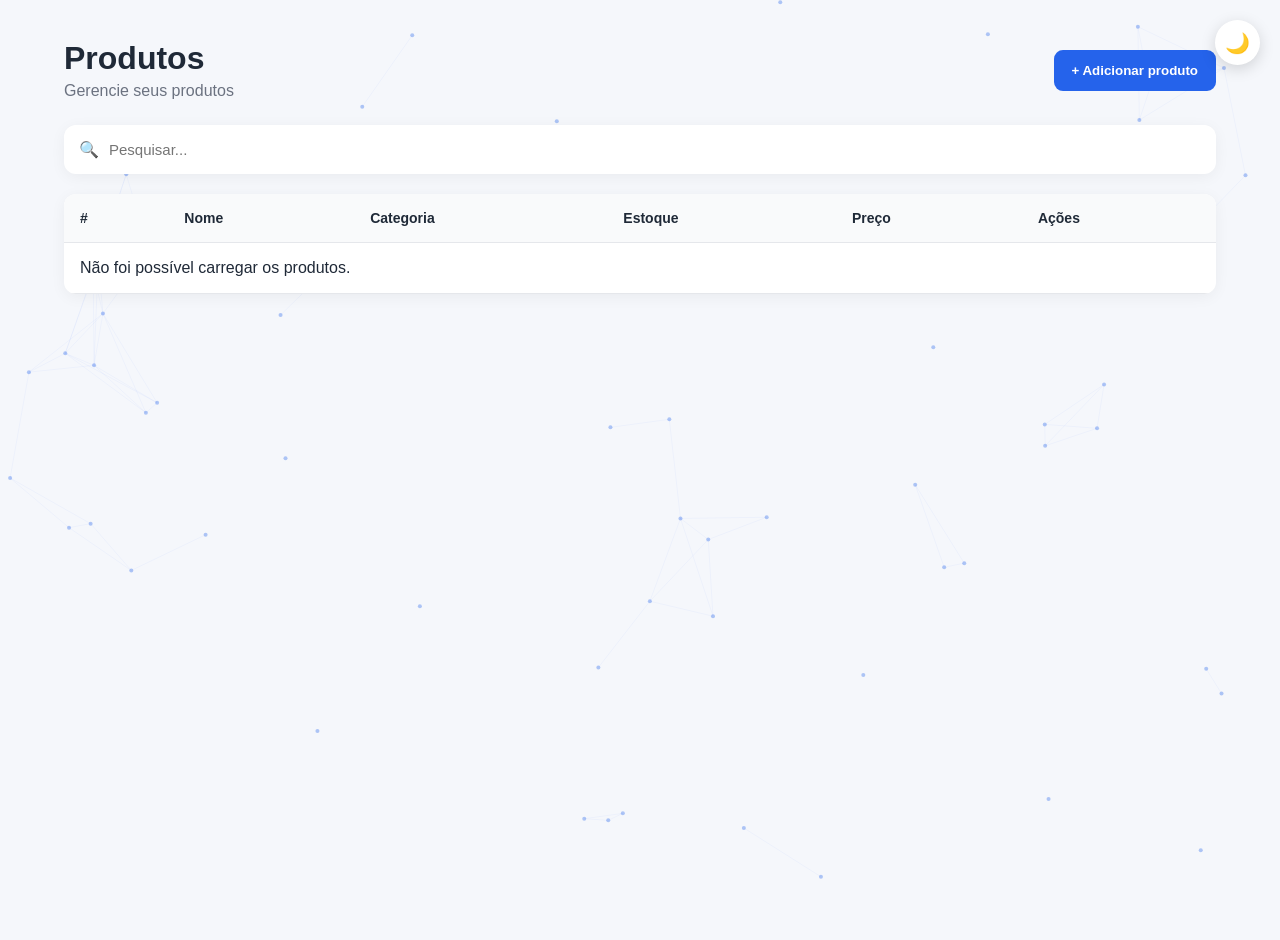
<file: index.html>
<!DOCTYPE html>
<html lang="pt-BR">

<head>
    <meta charset="UTF-8">
    <meta name="viewport" content="width=device-width, initial-scale=1.0">
    <title>Produtos</title>
    <link rel="stylesheet" href="style.css">
</head>

<body>

    <canvas id="canvas"></canvas>

    <main class="container">

        <div class="topo">

            <div>
                <h1>Produtos</h1>
                <p>Gerencie seus produtos</p>
            </div>

            <div class="topo-botoes">

                <button
                    type="button"
                    id="btnTema"
                    class="btn-tema"
                >
                    🌙
                </button>

                <button
                    type="button"
                    id="btnAdicionar"
                    class="btn-adicionar"
                >
                    + Adicionar produto
                </button>

            </div>

        </div>

        <div class="barra">

            <div class="busca">

                🔍

                <input
                    type="text"
                    id="pesquisa"
                    placeholder="Pesquisar..."
                >

            </div>

        </div>

        <div class="tabela-container">

            <table>

                <thead>

                    <tr>
                        <th>#</th>
                        <th>Nome</th>
                        <th>Categoria</th>
                        <th>Estoque</th>
                        <th>Preço</th>
                        <th>Ações</th>
                    </tr>

                </thead>

                <tbody id="listaProdutos"></tbody>

            </table>

        </div>

    </main>

    <div id="modal" class="modal">

        <div class="modal-conteudo">

            <div class="modal-topo">

                <h2 id="tituloModal">
                    Adicionar produto
                </h2>

                <button
                    type="button"
                    id="fecharModal"
                    class="fechar"
                >
                    ×
                </button>

            </div>

            <form id="formProduto">

                <label for="nome">
                    Nome
                </label>

                <input
                    type="text"
                    id="nome"
                    required
                >

                <label for="categoria">
                    Categoria
                </label>

                <input
                    type="text"
                    id="categoria"
                    required
                >

                <label for="preco">
                    Preço
                </label>

                <input
                    type="number"
                    id="preco"
                    step="0.01"
                    min="0"
                    required
                >

                <label class="checkbox">

                    <input
                        type="checkbox"
                        id="estoque"
                    >

                    Produto em estoque

                </label>

                <div class="botoes-form">

                    <button
                        type="button"
                        id="cancelar"
                        class="btn-cancelar"
                    >
                        Cancelar
                    </button>

                    <button
                        type="submit"
                        class="btn-salvar"
                    >
                        Salvar
                    </button>

                </div>

            </form>

        </div>

    </div>

    <div
        id="modalAlteracoes"
        class="modal-alteracoes"
    >

        <div class="caixa-alteracoes">

            <div class="icone-alteracoes">
                !
            </div>

            <h2>
                Alterações não salvas
            </h2>

            <p>
                Você fez alterações neste produto que ainda não foram salvas.
            </p>

            <p>
                Deseja sair sem salvar?
            </p>

            <div class="botoes-alteracoes">

                <button
                    type="button"
                    id="continuarEditando"
                >
                    Continuar editando
                </button>

                <button
                    type="button"
                    id="sairSemSalvar"
                >
                    Sair sem salvar
                </button>

            </div>

        </div>

    </div>

    <div
        id="modalExcluir"
        class="modal-excluir"
    >

        <div class="caixa-excluir">

            <div class="icone-excluir">
                !
            </div>

            <h2>
                Excluir produto?
            </h2>

            <p id="mensagemExcluir">
                Tem certeza que deseja excluir este produto?
            </p>

            <div class="botoes-excluir">

                <button
                    type="button"
                    id="cancelarExclusao"
                >
                    Cancelar
                </button>

                <button
                    type="button"
                    id="confirmarExclusao"
                >
                    Excluir
                </button>

            </div>

        </div>

    </div>

    <div
        id="notificacao"
        class="notificacao"
    >

        <span id="iconeNotificacao">
            ✓
        </span>

        <span id="textoNotificacao">
            Sucesso!
        </span>

        <button
            id="desfazer"
            class="desfazer"
        >
            Desfazer
        </button>

    </div>

    <script src="script.js"></script>

</body>

</html>
</file>
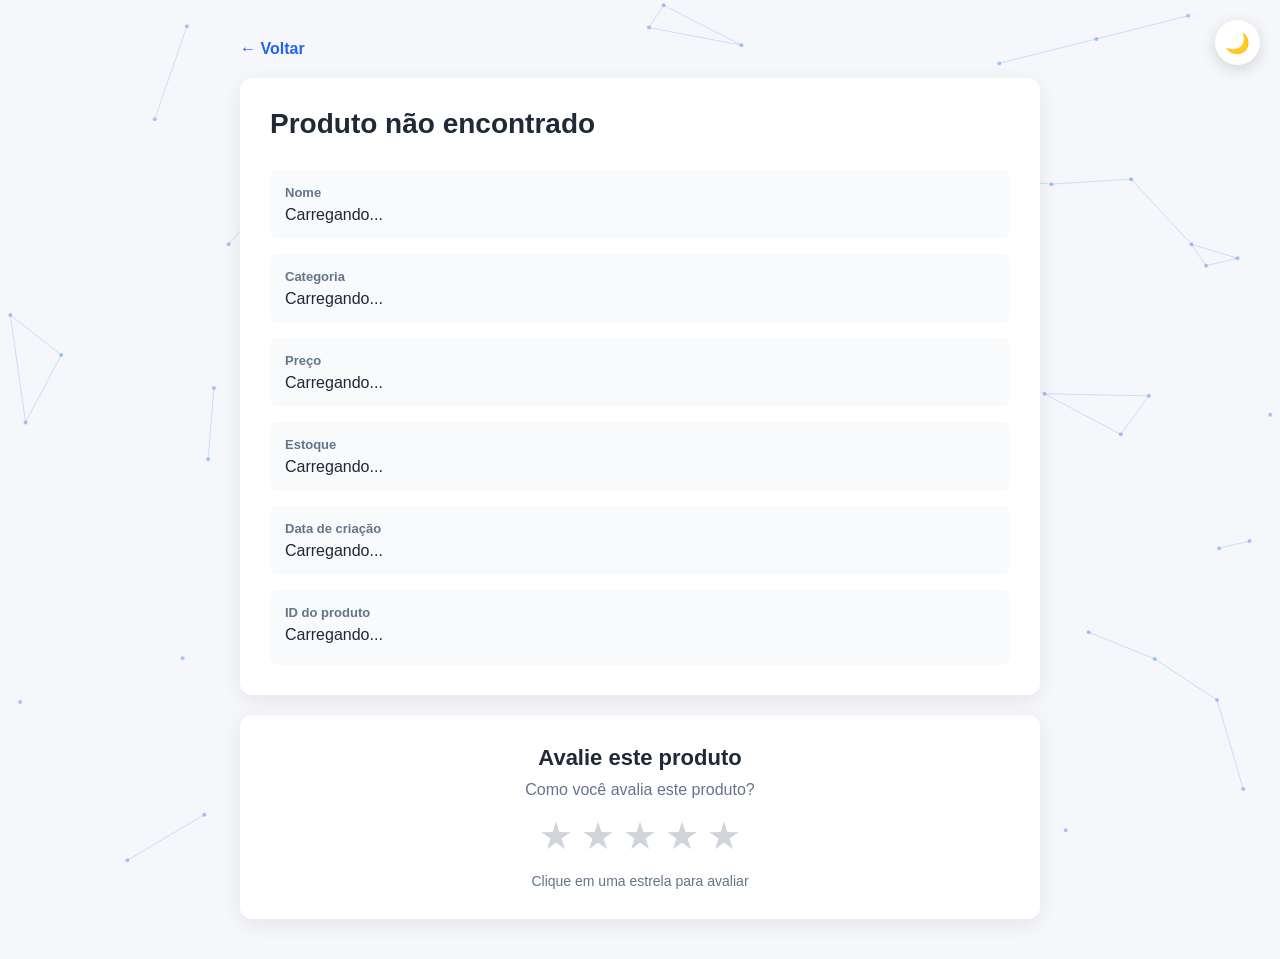
<file: produto-detalhes.html>
<!DOCTYPE html>
<html lang="pt-BR">
<head>
    <meta charset="UTF-8">
    <meta name="viewport" content="width=device-width, initial-scale=1.0">
    <title>Detalhes do Produto</title>
    <link rel="stylesheet" href="produto-detalhes.css">
</head>
<body>

    <canvas id="canvas"></canvas>

    <button id="modoEscuro">🌙</button>

    <div class="container">

        <a href="index.html" class="voltar">← Voltar</a>

        <div class="card">

            <h1 id="nome">Carregando...</h1>

            <div class="informacoes">

                <div class="informacao">
                    <strong>Nome</strong>
                    <span id="nomeProduto">Carregando...</span>
                </div>

                <div class="informacao">
                    <strong>Categoria</strong>
                    <span id="categoria">Carregando...</span>
                </div>

                <div class="informacao">
                    <strong>Preço</strong>
                    <span id="preco">Carregando...</span>
                </div>

                <div class="informacao">
                    <strong>Estoque</strong>
                    <span id="estoque">Carregando...</span>
                </div>

                <div class="informacao">
                    <strong>Data de criação</strong>
                    <span id="dataCriacao">Carregando...</span>
                </div>

                <div class="informacao">

                    <strong>ID do produto</strong>

                    <div class="id-container">
                        <span id="idProduto">Carregando...</span>
                    </div>

                    <small id="mensagemCopiado"></small>

                </div>

            </div>

        </div>

        <div class="avaliacao">

            <h2>Avalie este produto</h2>

            <p>Como você avalia este produto?</p>

            <div class="estrelas">

                <button class="estrela" data-valor="1">★</button>
                <button class="estrela" data-valor="2">★</button>
                <button class="estrela" data-valor="3">★</button>
                <button class="estrela" data-valor="4">★</button>
                <button class="estrela" data-valor="5">★</button>

            </div>

            <p id="mensagemAvaliacao">
                Clique em uma estrela para avaliar
            </p>

        </div>

    </div>

    <script src="produto-detalhes.js"></script>

</body>
</html>
</file>
<file: style.css>
* {
    margin: 0;
    padding: 0;
    box-sizing: border-box;
}

body {
    font-family: Arial, sans-serif;
    background: #f5f7fb;
    color: #1f2937;
    min-height: 100vh;
    transition: 0.3s;
}

body.dark {
    background: #111827;
    color: #f9fafb;
}

#canvas {
    position: fixed;
    inset: 0;
    width: 100%;
    height: 100%;
    pointer-events: none;
    z-index: 0;
}

.container {
    width: 90%;
    max-width: 1200px;
    margin: 40px auto;
    position: relative;
    z-index: 1;
}

.topo {
    display: flex;
    justify-content: space-between;
    align-items: center;
    margin-bottom: 25px;
}

.topo h1 {
    font-size: 32px;
}

.topo p {
    color: #6b7280;
    margin-top: 5px;
}

body.dark .topo p {
    color: #9ca3af;
}

.topo-botoes {
    display: flex;
    gap: 10px;
    align-items: center;
}

.btn-tema {
    position: fixed;
    top: 20px;
    right: 20px;
    z-index: 10;
    border: none;
    background: white;
    color: #111827;
    width: 45px;
    height: 45px;
    border-radius: 50%;
    cursor: pointer;
    font-size: 20px;
    box-shadow: 0 4px 15px rgba(0, 0, 0, 0.15);
    transition: 0.3s;
}

.btn-tema:hover {
    transform: scale(1.1);
}

body.dark .btn-tema {
    background: #374151;
    color: #f9fafb;
}

.btn-adicionar {
    border: none;
    background: #2563eb;
    color: white;
    padding: 13px 18px;
    border-radius: 9px;
    cursor: pointer;
    font-weight: bold;
    transition: all 0.3s ease;
}

.btn-adicionar:hover {
    background: #1d4ed8;
    transform: translateY(-3px);
    box-shadow: 0 8px 18px rgba(37, 99, 235, 0.3);
}

.btn-adicionar:active {
    transform: translateY(0);
    box-shadow: none;
}

.barra {
    background: white;
    padding: 15px;
    border-radius: 12px;
    margin-bottom: 20px;
    box-shadow: 0 3px 15px rgba(0, 0, 0, 0.05);
}

body.dark .barra {
    background: #1f2937;
}

.busca {
    display: flex;
    align-items: center;
    gap: 10px;
}

.busca input {
    width: 100%;
    border: none;
    outline: none;
    font-size: 15px;
    background: transparent;
    color: inherit;
}

.tabela-container {
    background: white;
    border-radius: 12px;
    overflow: hidden;
    box-shadow: 0 3px 15px rgba(0, 0, 0, 0.05);
}

body.dark .tabela-container {
    background: #1f2937;
}

table {
    width: 100%;
    border-collapse: collapse;
}

th,
td {
    padding: 16px;
    text-align: left;
    border-bottom: 1px solid #e5e7eb;
}

body.dark th,
body.dark td {
    border-color: #374151;
}

th {
    background: #f9fafb;
    font-size: 14px;
}

body.dark th {
    background: #374151;
}

tbody tr {
    transition: all 0.25s ease;
}

tbody tr:hover {
    background: #fafafa;
    transform: scale(1.002);
}

body.dark tbody tr:hover {
    background: #273449;
}

.acoes {
    display: flex;
    gap: 6px;
}

.acoes button {
    border: none;
    padding: 7px 10px;
    border-radius: 6px;
    cursor: pointer;
    transition: all 0.25s ease;
}

.acoes button:hover {
    transform: translateY(-3px);
}

.acoes button:active {
    transform: translateY(0);
}

.btn-visualizar {
    background: #e0e7ff;
    transition: all 0.25s ease;
}

.btn-visualizar:hover {
    background: #c7d2fe;
    box-shadow: 0 5px 12px rgba(79, 70, 229, 0.2);
}

.btn-editar {
    background: #dbeafe;
    color: #1d4ed8;
    transition: all 0.25s ease;
}

.btn-editar:hover {
    background: #bfdbfe;
    color: #1e40af;
    box-shadow: 0 5px 12px rgba(37, 99, 235, 0.2);
}

.btn-excluir {
    background: #fee2e2;
    color: #dc2626;
    transition: all 0.25s ease;
}

.btn-excluir:hover {
    background: #fecaca;
    color: #b91c1c;
    box-shadow: 0 5px 12px rgba(220, 38, 38, 0.2);
}

body.dark .btn-visualizar {
    background: #374151;
}

body.dark .btn-editar {
    background: #1e3a5f;
    color: #93c5fd;
}

body.dark .btn-excluir {
    background: #4c1d1d;
    color: #fca5a5;
}

.estoque {
    display: inline-block;
    padding: 5px 9px;
    border-radius: 20px;
    font-size: 13px;
    font-weight: bold;
}

.em-estoque {
    background: #dcfce7;
    color: #15803d;
}

.sem-estoque {
    background: #fee2e2;
    color: #dc2626;
}

.modal {
    display: none;
    position: fixed;
    inset: 0;
    background: rgba(0, 0, 0, 0.5);
    backdrop-filter: blur(4px);
    align-items: center;
    justify-content: center;
    z-index: 1000;
}

.modal-conteudo {
    width: 420px;
    max-width: 90%;
    background: white;
    padding: 25px;
    border-radius: 15px;
    box-shadow: 0 20px 50px rgba(0, 0, 0, 0.2);
    animation: aparecer 0.25s ease;
}

body.dark .modal-conteudo {
    background: #1f2937;
}

.modal-topo {
    display: flex;
    align-items: center;
    justify-content: space-between;
    margin-bottom: 20px;
}

.fechar {
    border: none;
    background: transparent;
    font-size: 28px;
    cursor: pointer;
    color: #6b7280;
    transition: all 0.2s ease;
}

.fechar:hover {
    color: #dc2626;
    transform: rotate(90deg);
}

body.dark .fechar {
    color: #d1d5db;
}

form {
    display: flex;
    flex-direction: column;
    gap: 8px;
}

form label {
    font-weight: bold;
    margin-top: 8px;
}

form input[type="text"],
form input[type="number"] {
    padding: 12px;
    border: 1px solid #d1d5db;
    border-radius: 8px;
    outline: none;
    transition: all 0.2s ease;
}

form input[type="text"]:focus,
form input[type="number"]:focus {
    border-color: #2563eb;
    box-shadow: 0 0 0 3px rgba(37, 99, 235, 0.1);
}

body.dark form input[type="text"],
body.dark form input[type="number"] {
    background: #111827;
    color: white;
    border-color: #4b5563;
}

.checkbox {
    display: flex;
    align-items: center;
    gap: 8px;
    margin: 10px 0;
}

.botoes-form {
    display: flex;
    justify-content: flex-end;
    gap: 10px;
    margin-top: 20px;
}

.botoes-form button {
    padding: 11px 16px;
    border: none;
    border-radius: 8px;
    cursor: pointer;
    font-weight: bold;
    transition: all 0.25s ease;
}

.btn-cancelar {
    background: #e5e7eb;
    color: #374151;
}

.btn-cancelar:hover {
    background: #d1d5db;
    transform: translateY(-2px);
}

.btn-salvar {
    background: #2563eb;
    color: white;
}

.btn-salvar:hover {
    background: #1d4ed8;
    transform: translateY(-2px);
    box-shadow: 0 6px 14px rgba(37, 99, 235, 0.25);
}

.modal-alteracoes {
    display: none;
    position: fixed;
    inset: 0;
    background: rgba(0, 0, 0, 0.55);
    backdrop-filter: blur(5px);
    align-items: center;
    justify-content: center;
    z-index: 2000;
}

.modal-alteracoes.ativo {
    display: flex;
}

.caixa-alteracoes {
    width: 420px;
    max-width: 90%;
    background: white;
    padding: 30px;
    border-radius: 18px;
    text-align: center;
    box-shadow: 0 20px 60px rgba(0, 0, 0, 0.25);
    animation: aparecer 0.2s ease;
}

body.dark .caixa-alteracoes {
    background: #1f2937;
    color: white;
}

.icone-alteracoes {
    width: 60px;
    height: 60px;
    margin: 0 auto 18px;
    border-radius: 50%;
    background: #fef3c7;
    color: #d97706;
    display: flex;
    align-items: center;
    justify-content: center;
    font-size: 30px;
    font-weight: bold;
    animation: pulsar 1.5s infinite;
}

.caixa-alteracoes h2 {
    margin-bottom: 12px;
}

.caixa-alteracoes p {
    color: #6b7280;
    line-height: 1.5;
    margin-bottom: 5px;
}

body.dark .caixa-alteracoes p {
    color: #9ca3af;
}

.botoes-alteracoes {
    display: flex;
    gap: 10px;
    justify-content: center;
    margin-top: 25px;
}

.botoes-alteracoes button {
    border: none;
    padding: 12px 16px;
    border-radius: 9px;
    cursor: pointer;
    font-weight: bold;
    transition: all 0.25s ease;
}

#continuarEditando {
    background: #e5e7eb;
    color: #374151;
}

#continuarEditando:hover {
    background: #d1d5db;
    transform: translateY(-2px);
}

#sairSemSalvar {
    background: #dc2626;
    color: white;
}

#sairSemSalvar:hover {
    background: #b91c1c;
    transform: translateY(-2px);
}

body.dark #continuarEditando {
    background: #374151;
    color: white;
}

.modal-excluir {
    display: none;
    position: fixed;
    inset: 0;
    background: rgba(0, 0, 0, 0.5);
    backdrop-filter: blur(4px);
    align-items: center;
    justify-content: center;
    z-index: 1500;
}

.modal-excluir.ativo {
    display: flex;
}

.caixa-excluir {
    width: 400px;
    max-width: 90%;
    background: white;
    padding: 30px;
    border-radius: 16px;
    text-align: center;
    box-shadow: 0 20px 50px rgba(0, 0, 0, 0.2);
    animation: aparecer 0.25s ease;
}

body.dark .caixa-excluir {
    background: #1f2937;
    color: white;
}

.icone-excluir {
    width: 55px;
    height: 55px;
    margin: 0 auto 15px;
    border-radius: 50%;
    background: #fee2e2;
    color: #dc2626;
    display: flex;
    align-items: center;
    justify-content: center;
    font-size: 28px;
    font-weight: bold;
    animation: pulsar 1.5s infinite;
}

.caixa-excluir p {
    color: #6b7280;
    margin: 12px 0 25px;
}

body.dark .caixa-excluir p {
    color: #9ca3af;
}

.botoes-excluir {
    display: flex;
    justify-content: center;
    gap: 10px;
}

.botoes-excluir button {
    border: none;
    padding: 11px 18px;
    border-radius: 8px;
    cursor: pointer;
    font-weight: bold;
    transition: all 0.25s ease;
}

#cancelarExclusao {
    background: #e5e7eb;
    color: #374151;
}

#cancelarExclusao:hover {
    background: #d1d5db;
    transform: translateY(-2px);
}

#confirmarExclusao {
    background: #dc2626;
    color: white;
}

#confirmarExclusao:hover {
    background: #b91c1c;
    transform: translateY(-2px);
    box-shadow: 0 6px 14px rgba(220, 38, 38, 0.25);
}

.notificacao {
    position: fixed;
    right: 25px;
    bottom: 25px;
    background: #16a34a;
    color: white;
    padding: 14px 18px;
    border-radius: 10px;
    display: flex;
    align-items: center;
    gap: 10px;
    transform: translateY(120px);
    opacity: 0;
    transition: all 0.3s ease;
    z-index: 3000;
    box-shadow: 0 10px 30px rgba(0, 0, 0, 0.2);
}

.notificacao.ativa {
    transform: translateY(0);
    opacity: 1;
}

.desfazer {
    border: none;
    background: transparent;
    color: white;
    font-weight: bold;
    cursor: pointer;
    display: none;
    transition: 0.2s;
}

.desfazer:hover {
    transform: scale(1.05);
}

@keyframes aparecer {

    from {
        opacity: 0;
        transform: scale(0.95) translateY(10px);
    }

    to {
        opacity: 1;
        transform: scale(1) translateY(0);
    }

}

@keyframes pulsar {

    0% {
        transform: scale(1);
    }

    50% {
        transform: scale(1.06);
    }

    100% {
        transform: scale(1);
    }

}

@media (max-width: 700px) {

    .topo {
        flex-direction: column;
        align-items: flex-start;
        gap: 15px;
    }

    .topo-botoes {
        width: 100%;
    }

    .btn-adicionar {
        flex: 1;
    }

    .tabela-container {
        overflow-x: auto;
    }

    table {
        min-width: 800px;
    }

    .botoes-alteracoes {
        flex-direction: column;
    }

}
</file>
<file: produto-detalhes.css>
* {
    margin: 0;
    padding: 0;
    box-sizing: border-box;
}

body {
    font-family: Arial, sans-serif;
    background: #f5f7fb;
    color: #1f2937;
    min-height: 100vh;
    padding: 40px;
}

#canvas {
    position: fixed;
    top: 0;
    left: 0;
    width: 100%;
    height: 100%;
    z-index: 0;
    pointer-events: none;
}

.container {
    position: relative;
    z-index: 1;
    max-width: 800px;
    margin: auto;
}

.voltar {
    display: inline-block;
    margin-bottom: 20px;
    color: #2563eb;
    text-decoration: none;
    font-weight: bold;
}

.voltar:hover {
    text-decoration: underline;
}

.card {
    background: white;
    padding: 30px;
    border-radius: 12px;
    box-shadow: 0 5px 20px rgba(0, 0, 0, 0.08);
}

.card h1 {
    margin-bottom: 30px;
    font-size: 28px;
}

.informacoes {
    display: grid;
    gap: 15px;
}

.informacao {
    display: flex;
    flex-direction: column;
    gap: 6px;
    padding: 15px;
    background: #f8fafc;
    border-radius: 8px;
}

.informacao strong {
    font-size: 13px;
    color: #64748b;
}

.informacao span {
    font-size: 16px;
    color: #1f2937;
}

.em-estoque {
    color: #15803d !important;
    font-weight: bold;
}

.sem-estoque {
    color: #dc2626 !important;
    font-weight: bold;
}

.avaliacao {
    margin-top: 20px;
    background: white;
    padding: 30px;
    border-radius: 12px;
    box-shadow: 0 5px 20px rgba(0, 0, 0, 0.08);
    text-align: center;
}

.avaliacao h2 {
    margin-bottom: 10px;
    font-size: 22px;
}

.avaliacao p {
    color: #64748b;
    margin-bottom: 15px;
}

.estrelas {
    display: flex;
    justify-content: center;
    gap: 8px;
}

.estrela {
    border: none;
    background: none;
    font-size: 38px;
    color: #d1d5db;
    cursor: pointer;
    transition: 0.2s ease;
}

.estrela:hover {
    color: #facc15;
    transform: scale(1.1);
}

.estrela.ativa {
    color: #facc15;
}

#mensagemAvaliacao {
    margin-top: 15px;
    margin-bottom: 0;
    font-size: 14px;
}

@media (max-width: 600px) {

    body {
        padding: 20px;
    }

    .card,
    .avaliacao {
        padding: 20px;
    }

    .card h1 {
        font-size: 23px;
    }

    .estrela {
        font-size: 32px;
    }

}

#modoEscuro {
    position: fixed;
    top: 20px;
    right: 20px;
    z-index: 10;
    border: none;
    background: white;
    color: #111827;
    width: 45px;
    height: 45px;
    border-radius: 50%;
    cursor: pointer;
    font-size: 20px;
    box-shadow: 0 4px 15px rgba(0, 0, 0, 0.15);
    transition: 0.3s;
}

#modoEscuro:hover {
    transform: scale(1.1);
}

body.dark {
    background: #111827;
    color: #f9fafb;
}

body.dark .card,
body.dark .avaliacao {
    background: #1f2937;
    color: #f9fafb;
    box-shadow: 0 10px 30px rgba(0, 0, 0, 0.4);
}

body.dark .informacao {
    background: #374151;
    border-color: #4b5563;
}

body.dark .informacao strong {
    color: #d1d5db;
}

body.dark .informacao span {
    color: #f9fafb;
}

body.dark .voltar {
    color: #60a5fa;
}

body.dark #modoEscuro {
    background: #374151;
    color: #f9fafb;
}

body.dark .id-container span {
    background: #111827;
    color: #f9fafb;
}

body.dark #copiarId {
    background: #2563eb;
    color: white;
}

body.dark .avaliacao p {
    color: #d1d5db;
}
</file>
